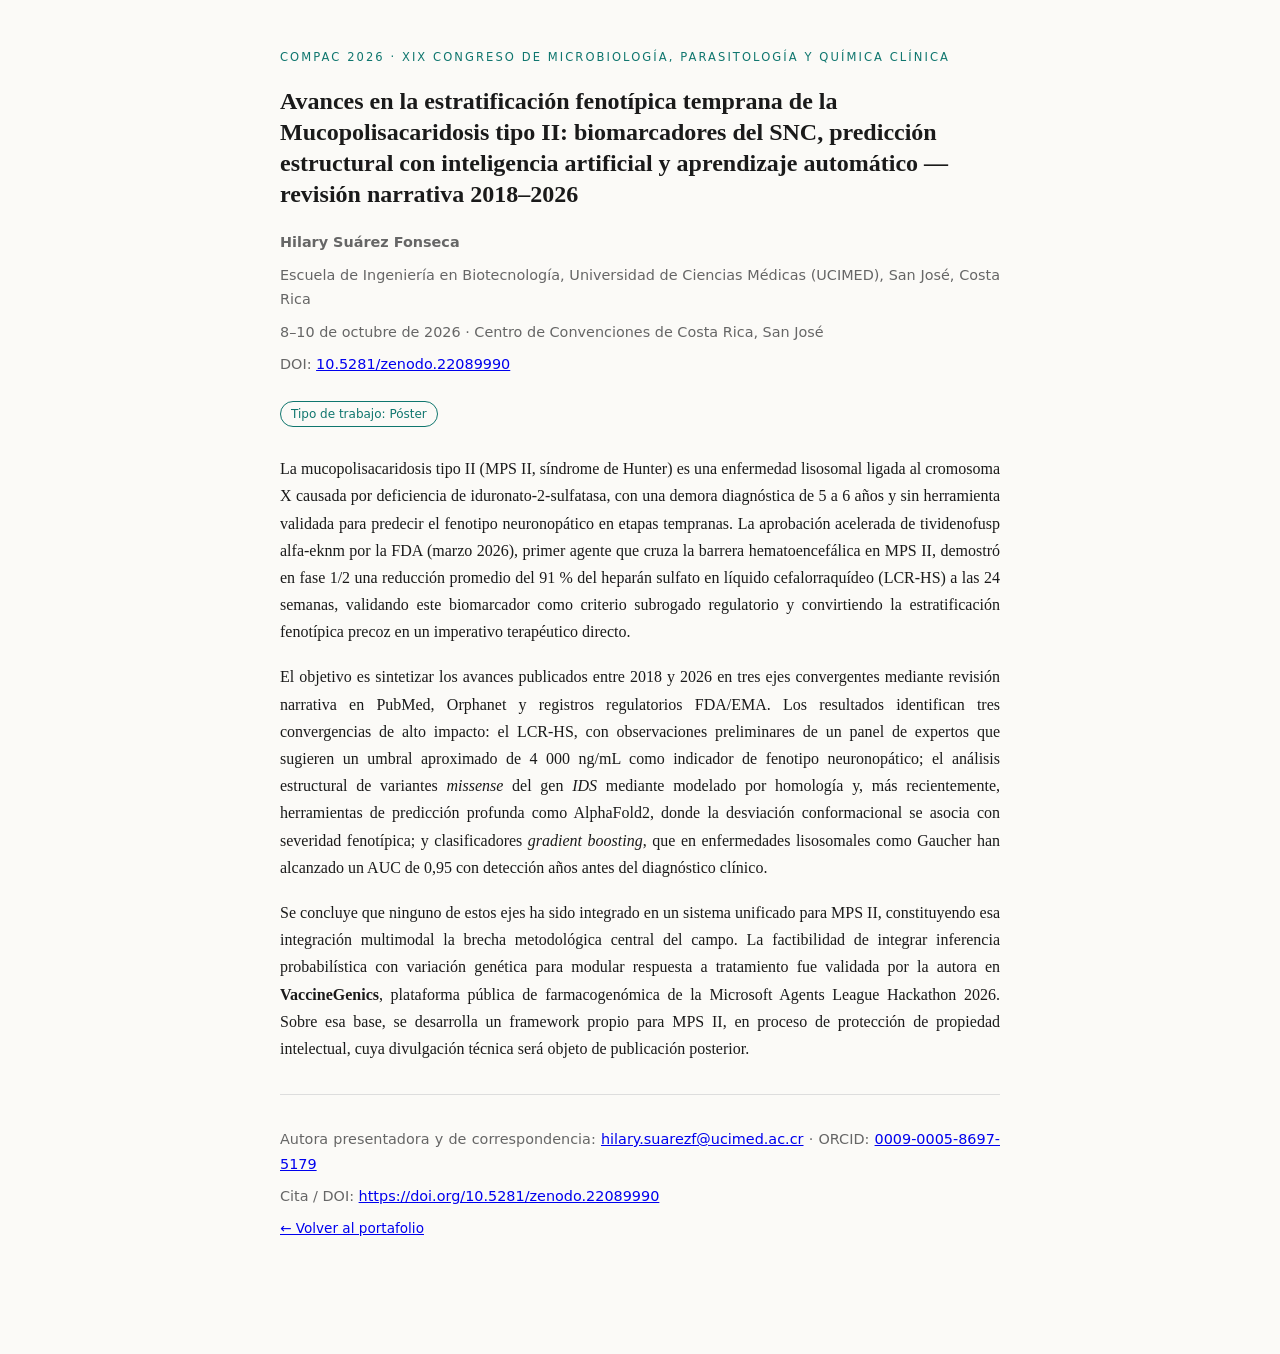
<file: assets/docs/abstract-compac-2026-mps-ii.html>
<!DOCTYPE html>
<html lang="es">
<head>
<meta charset="UTF-8" />
<meta name="viewport" content="width=device-width, initial-scale=1" />
<title>Resumen COMPAC 2026 — Estratificación fenotípica temprana de la MPS II — Hilary Suárez Fonseca</title>
<style>
  :root { color-scheme: light dark; }
  body {
    font-family: Georgia, "Times New Roman", serif;
    max-width: 720px; margin: 0 auto; padding: 48px 24px 96px;
    line-height: 1.7; color: #1a1a1a; background: #fbfaf7;
  }
  @media (prefers-color-scheme: dark) { body { color: #e6e6e6; background: #121417; } a { color: #6ae4d8; } }
  .kicker { font-family: system-ui, sans-serif; font-size: .72rem; letter-spacing: .18em; text-transform: uppercase; color: #0f766e; margin-bottom: 18px; }
  h1 { font-size: 1.5rem; line-height: 1.3; margin: 0 0 20px; }
  .meta { font-family: system-ui, sans-serif; font-size: .9rem; color: #666; margin-bottom: 8px; }
  @media (prefers-color-scheme: dark) { .meta { color: #9aa7b2; } }
  .tag { display: inline-block; font-family: system-ui, sans-serif; font-size: .75rem; border: 1px solid currentColor; border-radius: 999px; padding: 2px 10px; color: #0f766e; margin: 16px 0 28px; }
  p { margin: 0 0 18px; text-align: justify; }
  hr { border: 0; border-top: 1px solid #ddd; margin: 32px 0; }
  @media (prefers-color-scheme: dark) { hr { border-top-color: #333; } }
  .back { font-family: system-ui, sans-serif; font-size: .85rem; }
</style>
</head>
<body>
  <p class="kicker">COMPAC 2026 · XIX Congreso de Microbiología, Parasitología y Química Clínica</p>

  <h1>Avances en la estratificación fenotípica temprana de la Mucopolisacaridosis tipo II: biomarcadores del SNC, predicción estructural con inteligencia artificial y aprendizaje automático — revisión narrativa 2018–2026</h1>

  <p class="meta"><strong>Hilary Suárez Fonseca</strong></p>
  <p class="meta">Escuela de Ingeniería en Biotecnología, Universidad de Ciencias Médicas (UCIMED), San José, Costa Rica</p>
  <p class="meta">8–10 de octubre de 2026 · Centro de Convenciones de Costa Rica, San José</p>
  <p class="meta">DOI: <a href="https://doi.org/10.5281/zenodo.22089990">10.5281/zenodo.22089990</a></p>
  <span class="tag">Tipo de trabajo: Póster</span>

  <p>La mucopolisacaridosis tipo II (MPS II, síndrome de Hunter) es una enfermedad lisosomal ligada al cromosoma X causada por deficiencia de iduronato-2-sulfatasa, con una demora diagnóstica de 5 a 6 años y sin herramienta validada para predecir el fenotipo neuronopático en etapas tempranas. La aprobación acelerada de tividenofusp alfa-eknm por la FDA (marzo 2026), primer agente que cruza la barrera hematoencefálica en MPS II, demostró en fase 1/2 una reducción promedio del 91 % del heparán sulfato en líquido cefalorraquídeo (LCR-HS) a las 24 semanas, validando este biomarcador como criterio subrogado regulatorio y convirtiendo la estratificación fenotípica precoz en un imperativo terapéutico directo.</p>

  <p>El objetivo es sintetizar los avances publicados entre 2018 y 2026 en tres ejes convergentes mediante revisión narrativa en PubMed, Orphanet y registros regulatorios FDA/EMA. Los resultados identifican tres convergencias de alto impacto: el LCR-HS, con observaciones preliminares de un panel de expertos que sugieren un umbral aproximado de 4 000 ng/mL como indicador de fenotipo neuronopático; el análisis estructural de variantes <em>missense</em> del gen <em>IDS</em> mediante modelado por homología y, más recientemente, herramientas de predicción profunda como AlphaFold2, donde la desviación conformacional se asocia con severidad fenotípica; y clasificadores <em>gradient boosting</em>, que en enfermedades lisosomales como Gaucher han alcanzado un AUC de 0,95 con detección años antes del diagnóstico clínico.</p>

  <p>Se concluye que ninguno de estos ejes ha sido integrado en un sistema unificado para MPS II, constituyendo esa integración multimodal la brecha metodológica central del campo. La factibilidad de integrar inferencia probabilística con variación genética para modular respuesta a tratamiento fue validada por la autora en <strong>VaccineGenics</strong>, plataforma pública de farmacogenómica de la Microsoft Agents League Hackathon 2026. Sobre esa base, se desarrolla un framework propio para MPS II, en proceso de protección de propiedad intelectual, cuya divulgación técnica será objeto de publicación posterior.</p>

  <hr />
  <p class="meta">Autora presentadora y de correspondencia: <a href="mailto:hilary.suarezf@ucimed.ac.cr">hilary.suarezf@ucimed.ac.cr</a> · ORCID: <a href="https://orcid.org/0009-0005-8697-5179">0009-0005-8697-5179</a></p>
  <p class="meta">Cita / DOI: <a href="https://doi.org/10.5281/zenodo.22089990">https://doi.org/10.5281/zenodo.22089990</a></p>
  <p class="back"><a href="../../index.html">&larr; Volver al portafolio</a></p>
</body>
</html>
</file>
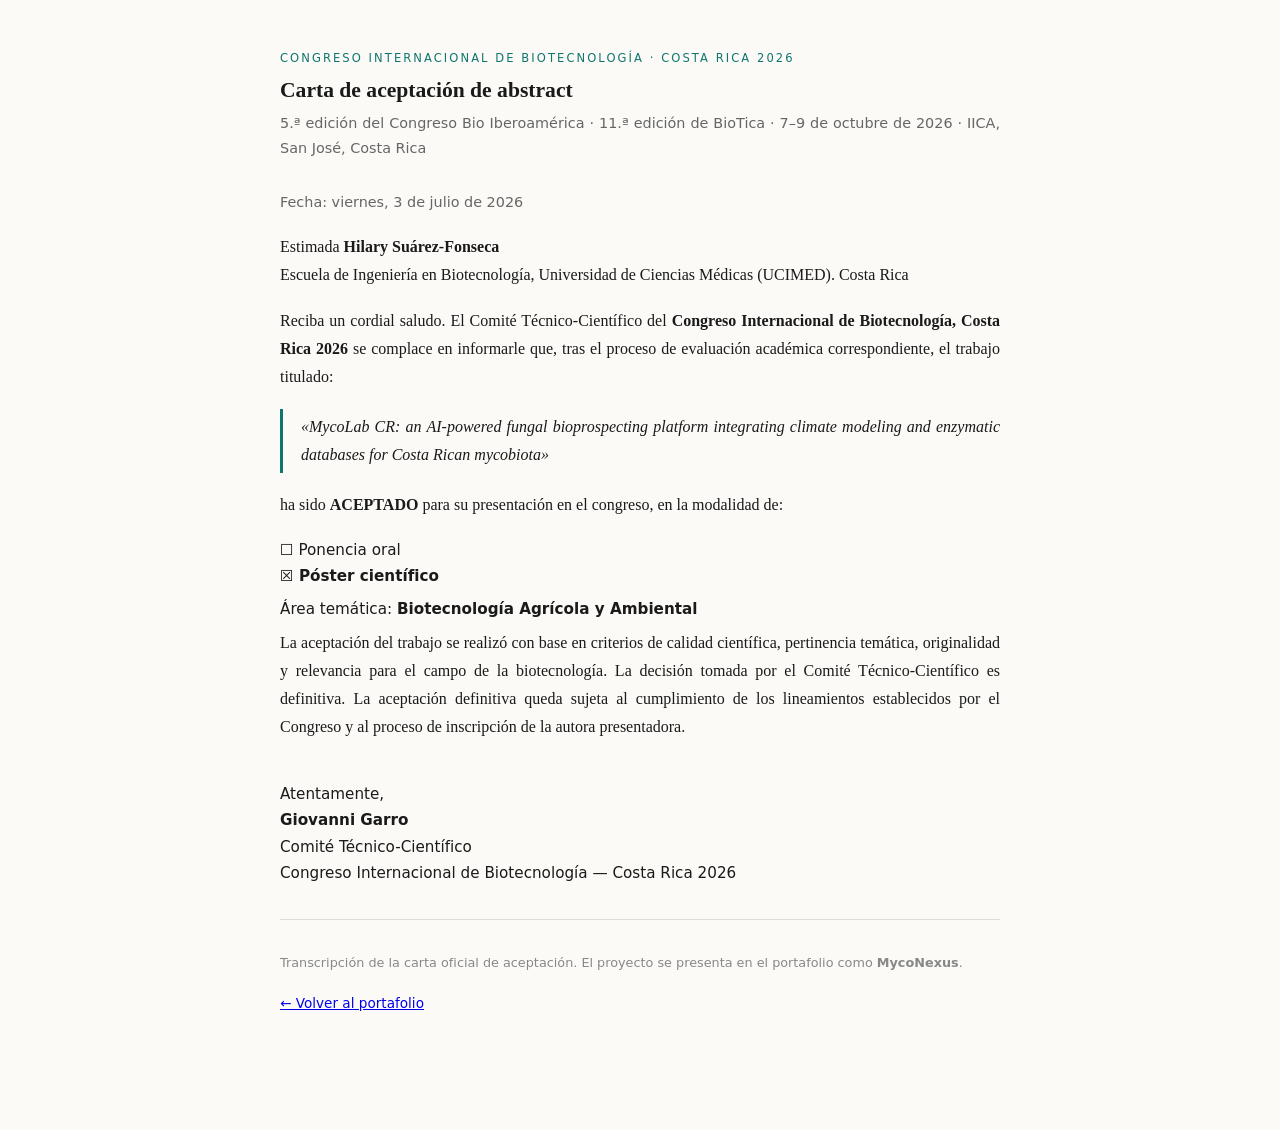
<file: assets/docs/aceptacion-biotecnologia-2026-myconexus.html>
<!DOCTYPE html>
<html lang="es">
<head>
<meta charset="UTF-8" />
<meta name="viewport" content="width=device-width, initial-scale=1" />
<title>Carta de aceptación — Congreso Internacional de Biotecnología, Costa Rica 2026 — MycoNexus (MycoLab CR)</title>
<style>
  :root { color-scheme: light dark; }
  body {
    font-family: Georgia, "Times New Roman", serif;
    max-width: 720px; margin: 0 auto; padding: 48px 24px 96px;
    line-height: 1.75; color: #1a1a1a; background: #fbfaf7;
  }
  @media (prefers-color-scheme: dark) { body { color: #e6e6e6; background: #121417; } a { color: #6ae4d8; } }
  .kicker { font-family: system-ui, sans-serif; font-size: .72rem; letter-spacing: .18em; text-transform: uppercase; color: #0f766e; margin-bottom: 8px; }
  h1 { font-size: 1.35rem; line-height: 1.35; margin: 0 0 6px; }
  .sub { font-family: system-ui, sans-serif; font-size: .9rem; color: #666; margin: 0 0 28px; }
  @media (prefers-color-scheme: dark) { .sub { color: #9aa7b2; } }
  .date { font-family: system-ui, sans-serif; font-size: .9rem; color: #666; }
  p { margin: 0 0 18px; text-align: justify; }
  .work { border-left: 3px solid #0f766e; padding: 4px 0 4px 18px; margin: 0 0 18px; font-style: italic; }
  .mods { font-family: system-ui, sans-serif; font-size: .95rem; margin: 0 0 6px; }
  .mods .yes { font-weight: 700; }
  .sig { margin-top: 40px; font-family: system-ui, sans-serif; font-size: .95rem; }
  .sig strong { display: block; }
  hr { border: 0; border-top: 1px solid #ddd; margin: 32px 0; }
  @media (prefers-color-scheme: dark) { hr { border-top-color: #333; } }
  .note { font-family: system-ui, sans-serif; font-size: .8rem; color: #888; }
  .back { font-family: system-ui, sans-serif; font-size: .85rem; }
</style>
</head>
<body>
  <p class="kicker">Congreso Internacional de Biotecnología · Costa Rica 2026</p>
  <h1>Carta de aceptación de abstract</h1>
  <p class="sub">5.ª edición del Congreso Bio Iberoamérica · 11.ª edición de BioTica · 7–9 de octubre de 2026 · IICA, San José, Costa Rica</p>

  <p class="date">Fecha: viernes, 3 de julio de 2026</p>

  <p>Estimada <strong>Hilary Suárez-Fonseca</strong><br />
  Escuela de Ingeniería en Biotecnología, Universidad de Ciencias Médicas (UCIMED). Costa Rica</p>

  <p>Reciba un cordial saludo. El Comité Técnico-Científico del <strong>Congreso Internacional de Biotecnología, Costa Rica 2026</strong> se complace en informarle que, tras el proceso de evaluación académica correspondiente, el trabajo titulado:</p>

  <p class="work">«MycoLab CR: an AI-powered fungal bioprospecting platform integrating climate modeling and enzymatic databases for Costa Rican mycobiota»</p>

  <p>ha sido <strong>ACEPTADO</strong> para su presentación en el congreso, en la modalidad de:</p>
  <p class="mods">☐ Ponencia oral<br /><span class="yes">☒ Póster científico</span></p>
  <p class="mods">Área temática: <strong>Biotecnología Agrícola y Ambiental</strong></p>

  <p>La aceptación del trabajo se realizó con base en criterios de calidad científica, pertinencia temática, originalidad y relevancia para el campo de la biotecnología. La decisión tomada por el Comité Técnico-Científico es definitiva. La aceptación definitiva queda sujeta al cumplimiento de los lineamientos establecidos por el Congreso y al proceso de inscripción de la autora presentadora.</p>

  <div class="sig">
    Atentamente,
    <strong>Giovanni Garro</strong>
    Comité Técnico-Científico<br />
    Congreso Internacional de Biotecnología — Costa Rica 2026
  </div>

  <hr />
  <p class="note">Transcripción de la carta oficial de aceptación. El proyecto se presenta en el portafolio como <strong>MycoNexus</strong>.</p>
  <p class="back"><a href="../../index.html">&larr; Volver al portafolio</a></p>
</body>
</html>
</file>
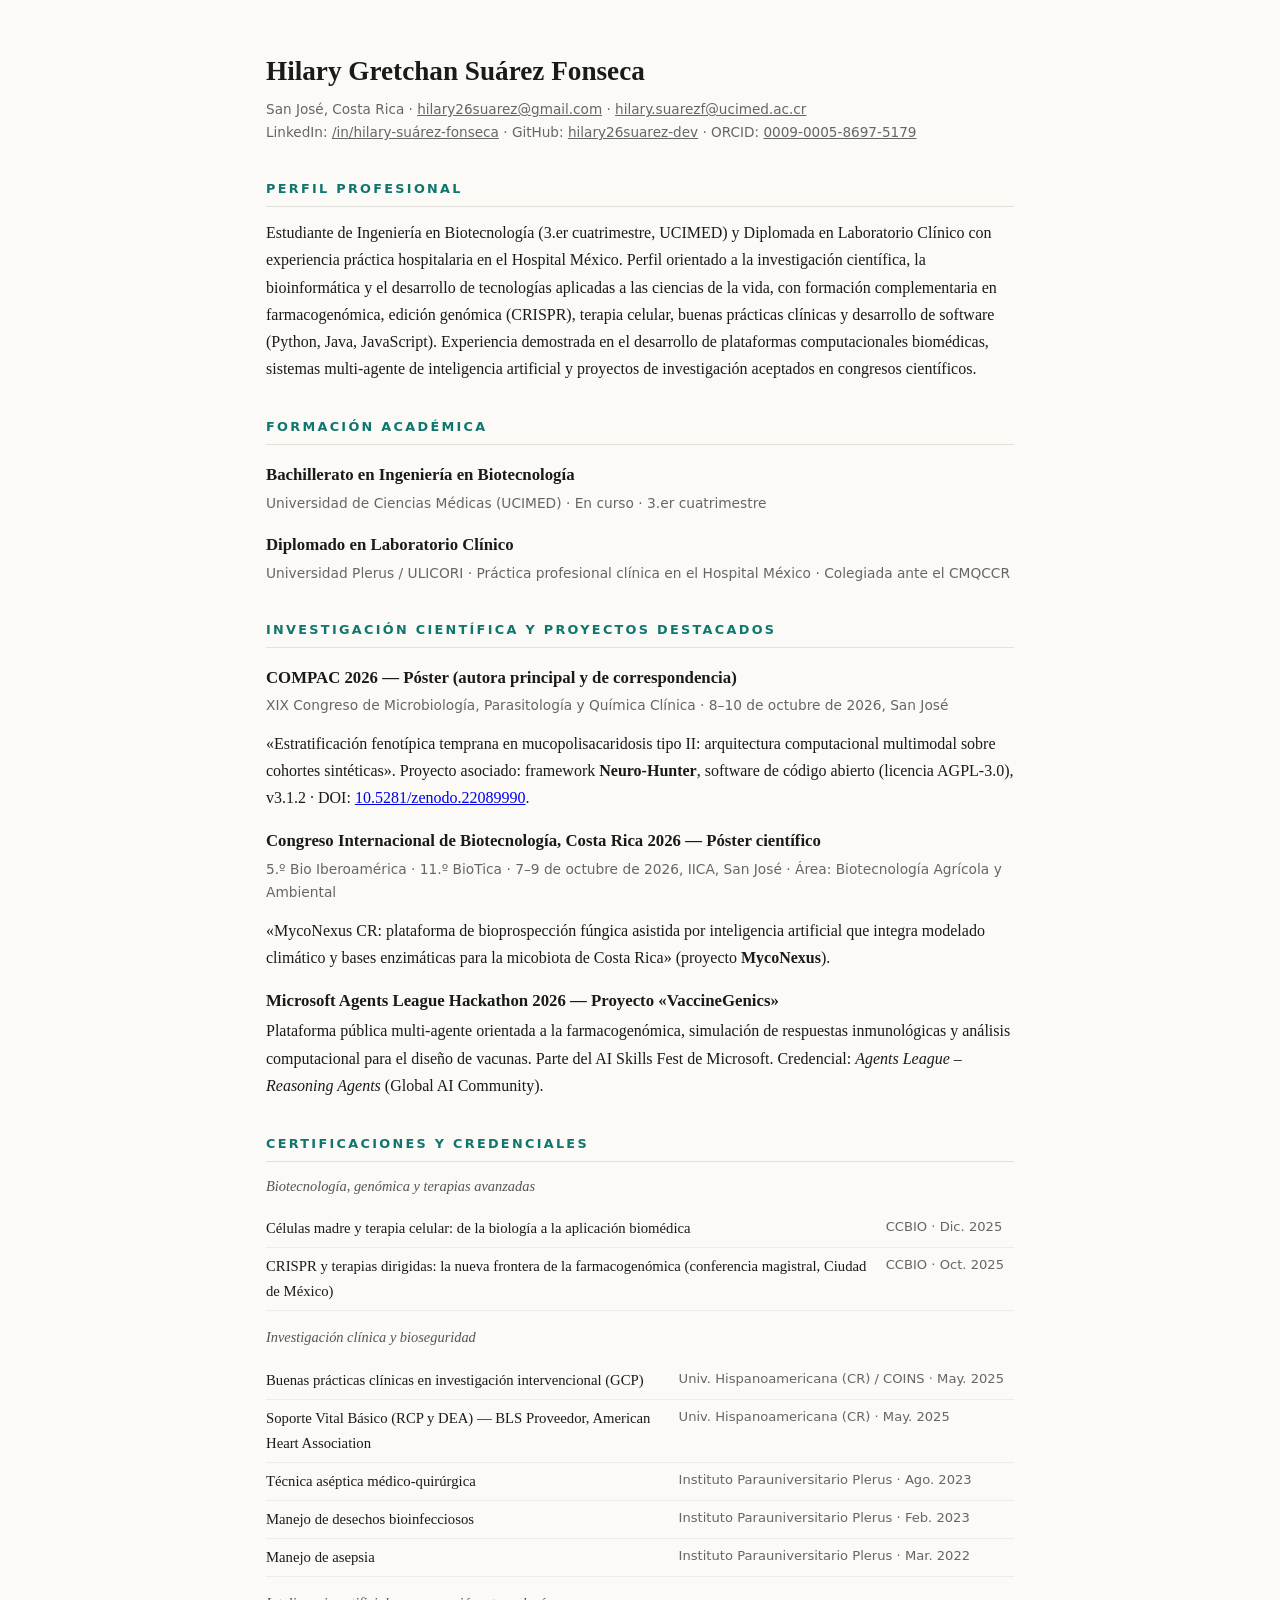
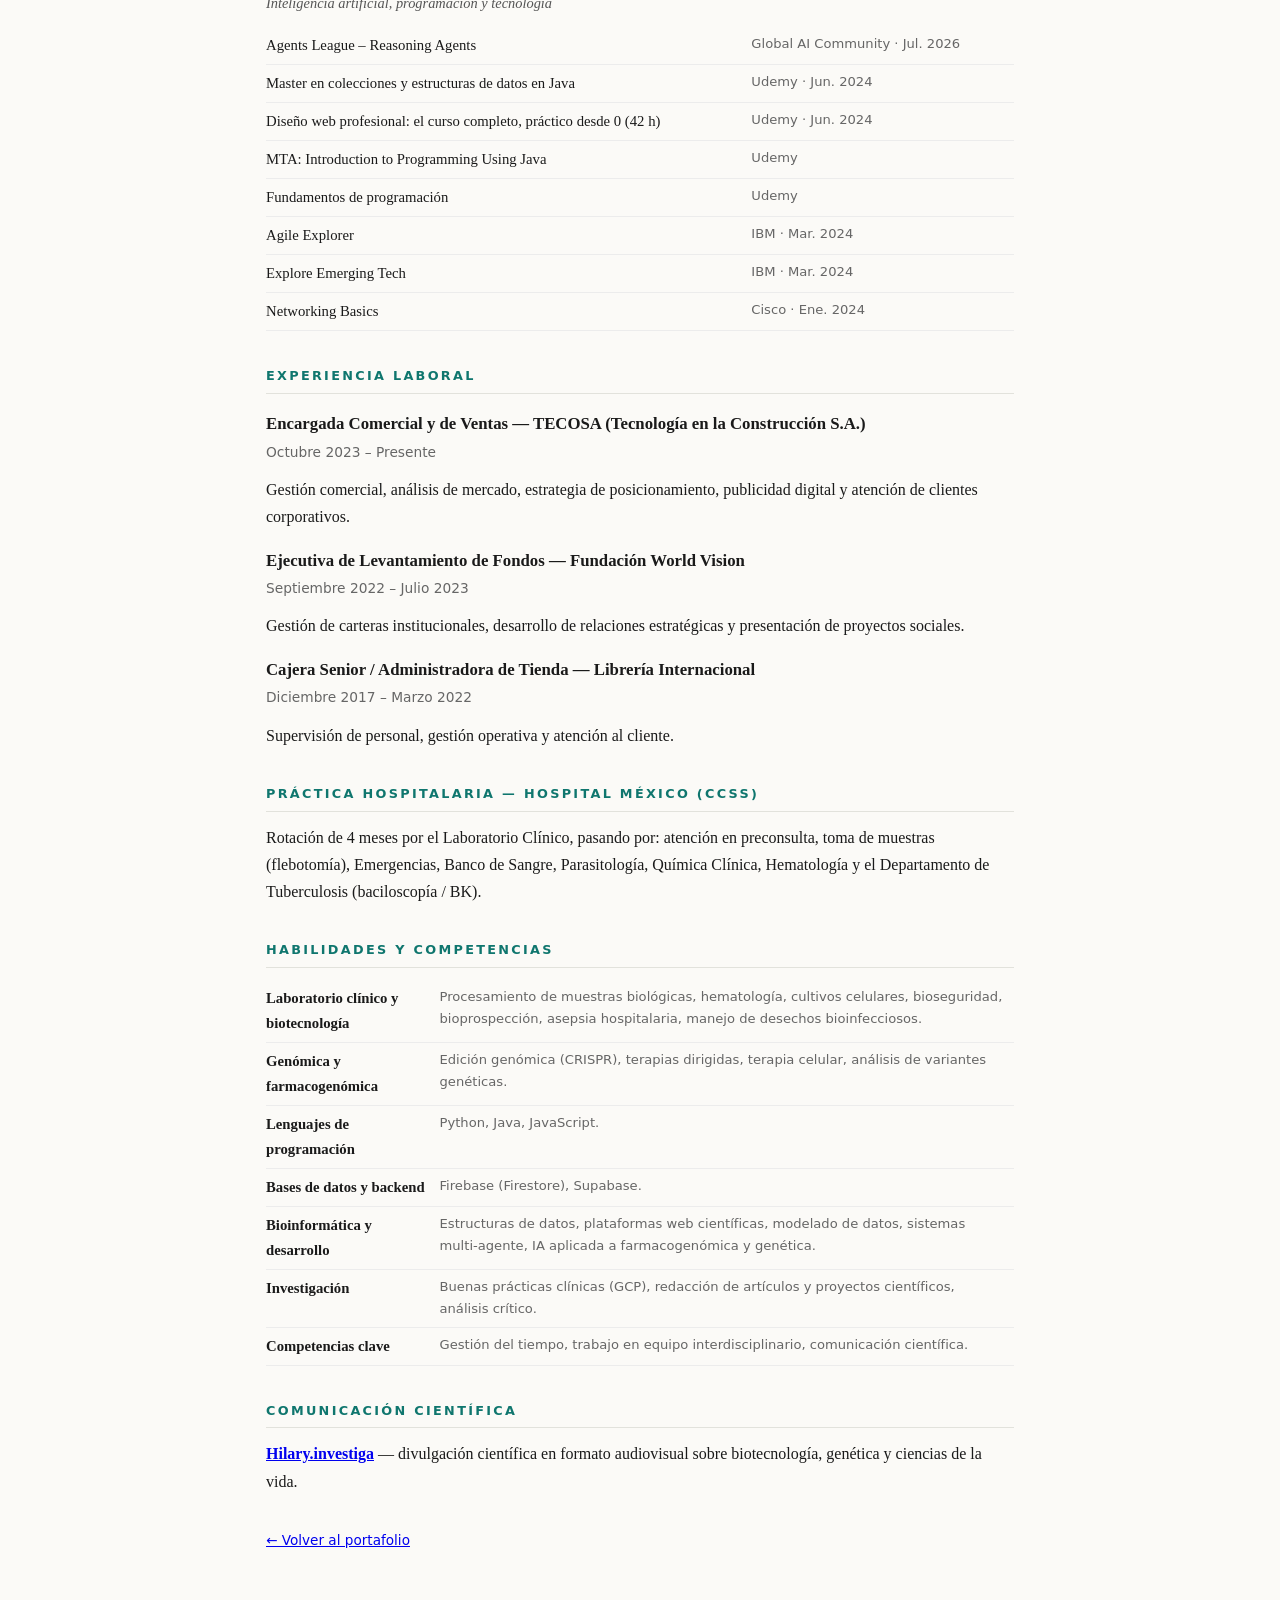
<file: assets/docs/cv.html>
<!DOCTYPE html>
<html lang="es">
<head>
<meta charset="UTF-8" />
<meta name="viewport" content="width=device-width, initial-scale=1" />
<title>CV — Hilary Gretchan Suárez Fonseca</title>
<style>
  :root { color-scheme: light dark; }
  * { box-sizing: border-box; }
  body {
    font-family: Georgia, "Times New Roman", serif;
    max-width: 800px; margin: 0 auto; padding: 48px 26px 90px;
    line-height: 1.7; color: #1a1a1a; background: #fbfaf7;
  }
  @media (prefers-color-scheme: dark) { body { color: #e7ecea; background: #101613; } a { color: #6ae4d8; } .role { color: #9aa7b2; } h2 { border-bottom-color: #2a3330; } }
  header { margin-bottom: 6px; }
  h1 { font-size: 1.7rem; margin: 0 0 4px; }
  .contact { font-family: system-ui, sans-serif; font-size: .85rem; color: #666; }
  .contact a { color: inherit; }
  @media (prefers-color-scheme: dark){ .contact { color: #9aa7b2; } }
  h2 {
    font-family: system-ui, sans-serif;
    font-size: .8rem; letter-spacing: .18em; text-transform: uppercase;
    color: #0f766e; margin: 34px 0 12px; padding-bottom: 6px;
    border-bottom: 1px solid #e2e2dc;
  }
  h3 { font-size: 1.05rem; margin: 16px 0 2px; }
  .role { font-family: system-ui, sans-serif; font-size: .86rem; color: #666; }
  p { margin: 0 0 12px; }
  ul { margin: 6px 0 12px; padding-left: 20px; }
  li { margin-bottom: 5px; }
  table { width: 100%; border-collapse: collapse; font-size: .92rem; margin: 6px 0 14px; }
  td { padding: 6px 10px 6px 0; vertical-align: top; border-bottom: 1px solid #ececec; }
  @media (prefers-color-scheme: dark){ td { border-bottom-color: #262d2a; } }
  td:last-child { color: #666; white-space: nowrap; font-family: system-ui, sans-serif; font-size: .82rem; }
  @media (prefers-color-scheme: dark){ td:last-child { color: #9aa7b2; } }
  .aptitudes { font-style: italic; font-size: .9rem; color: #555; }
  @media (prefers-color-scheme: dark){ .aptitudes { color: #9aa7b2; } }
  .back { font-family: system-ui, sans-serif; font-size: .85rem; margin-top: 34px; }
  @media print { body { padding: 0; max-width: none; } h2 { color: #000; } a { color: inherit; text-decoration: none; } .back { display: none; } }
</style>
</head>
<body>
  <header>
    <h1>Hilary Gretchan Suárez Fonseca</h1>
    <p class="contact">
      San José, Costa Rica ·
      <a href="mailto:hilary26suarez@gmail.com">hilary26suarez@gmail.com</a> ·
      <a href="mailto:hilary.suarezf@ucimed.ac.cr">hilary.suarezf@ucimed.ac.cr</a><br />
      LinkedIn: <a href="https://www.linkedin.com/in/hilary-su%C3%A1rez-fonseca-6bb5761b6/">/in/hilary-suárez-fonseca</a> ·
      GitHub: <a href="https://github.com/hilary26suarez-dev">hilary26suarez-dev</a> ·
      ORCID: <a href="https://orcid.org/0009-0005-8697-5179">0009-0005-8697-5179</a>
    </p>
  </header>

  <h2>Perfil profesional</h2>
  <p>
    Estudiante de Ingeniería en Biotecnología (3.er cuatrimestre, UCIMED) y Diplomada en Laboratorio Clínico
    con experiencia práctica hospitalaria en el Hospital México. Perfil orientado a la investigación
    científica, la bioinformática y el desarrollo de tecnologías aplicadas a las ciencias de la vida, con
    formación complementaria en farmacogenómica, edición genómica (CRISPR), terapia celular, buenas prácticas
    clínicas y desarrollo de software (Python, Java, JavaScript). Experiencia demostrada en el desarrollo de
    plataformas computacionales biomédicas, sistemas multi-agente de inteligencia artificial y proyectos de
    investigación aceptados en congresos científicos.
  </p>

  <h2>Formación académica</h2>
  <h3>Bachillerato en Ingeniería en Biotecnología</h3>
  <p class="role">Universidad de Ciencias Médicas (UCIMED) · En curso · 3.er cuatrimestre</p>
  <h3>Diplomado en Laboratorio Clínico</h3>
  <p class="role">Universidad Plerus / ULICORI · Práctica profesional clínica en el Hospital México · Colegiada ante el CMQCCR</p>

  <h2>Investigación científica y proyectos destacados</h2>
  <h3>COMPAC 2026 — Póster (autora principal y de correspondencia)</h3>
  <p class="role">XIX Congreso de Microbiología, Parasitología y Química Clínica · 8–10 de octubre de 2026, San José</p>
  <p>«Estratificación fenotípica temprana en mucopolisacaridosis tipo II: arquitectura computacional multimodal
    sobre cohortes sintéticas».
    Proyecto asociado: framework <strong>Neuro-Hunter</strong>, software de código abierto (licencia AGPL-3.0),
    v3.1.2 · DOI: <a href="https://doi.org/10.5281/zenodo.22089990">10.5281/zenodo.22089990</a>.</p>

  <h3>Congreso Internacional de Biotecnología, Costa Rica 2026 — Póster científico</h3>
  <p class="role">5.º Bio Iberoamérica · 11.º BioTica · 7–9 de octubre de 2026, IICA, San José · Área: Biotecnología Agrícola y Ambiental</p>
  <p>«MycoNexus CR: plataforma de bioprospección fúngica asistida por inteligencia artificial que integra modelado
    climático y bases enzimáticas para la micobiota de Costa Rica» (proyecto <strong>MycoNexus</strong>).</p>

  <h3>Microsoft Agents League Hackathon 2026 — Proyecto «VaccineGenics»</h3>
  <p>Plataforma pública multi-agente orientada a la farmacogenómica, simulación de respuestas inmunológicas y
    análisis computacional para el diseño de vacunas. Parte del AI Skills Fest de Microsoft. Credencial:
    <em>Agents League – Reasoning Agents</em> (Global AI Community).</p>

  <h2>Certificaciones y credenciales</h2>

  <p class="aptitudes">Biotecnología, genómica y terapias avanzadas</p>
  <table>
    <tr><td>Células madre y terapia celular: de la biología a la aplicación biomédica</td><td>CCBIO · Dic. 2025</td></tr>
    <tr><td>CRISPR y terapias dirigidas: la nueva frontera de la farmacogenómica (conferencia magistral, Ciudad de México)</td><td>CCBIO · Oct. 2025</td></tr>
  </table>

  <p class="aptitudes">Investigación clínica y bioseguridad</p>
  <table>
    <tr><td>Buenas prácticas clínicas en investigación intervencional (GCP)</td><td>Univ. Hispanoamericana (CR) / COINS · May. 2025</td></tr>
    <tr><td>Soporte Vital Básico (RCP y DEA) — BLS Proveedor, American Heart Association</td><td>Univ. Hispanoamericana (CR) · May. 2025</td></tr>
    <tr><td>Técnica aséptica médico-quirúrgica</td><td>Instituto Parauniversitario Plerus · Ago. 2023</td></tr>
    <tr><td>Manejo de desechos bioinfecciosos</td><td>Instituto Parauniversitario Plerus · Feb. 2023</td></tr>
    <tr><td>Manejo de asepsia</td><td>Instituto Parauniversitario Plerus · Mar. 2022</td></tr>
  </table>

  <p class="aptitudes">Inteligencia artificial, programación y tecnología</p>
  <table>
    <tr><td>Agents League – Reasoning Agents</td><td>Global AI Community · Jul. 2026</td></tr>
    <tr><td>Master en colecciones y estructuras de datos en Java</td><td>Udemy · Jun. 2024</td></tr>
    <tr><td>Diseño web profesional: el curso completo, práctico desde 0 (42 h)</td><td>Udemy · Jun. 2024</td></tr>
    <tr><td>MTA: Introduction to Programming Using Java</td><td>Udemy</td></tr>
    <tr><td>Fundamentos de programación</td><td>Udemy</td></tr>
    <tr><td>Agile Explorer</td><td>IBM · Mar. 2024</td></tr>
    <tr><td>Explore Emerging Tech</td><td>IBM · Mar. 2024</td></tr>
    <tr><td>Networking Basics</td><td>Cisco · Ene. 2024</td></tr>
  </table>

  <h2>Experiencia laboral</h2>
  <h3>Encargada Comercial y de Ventas — TECOSA (Tecnología en la Construcción S.A.)</h3>
  <p class="role">Octubre 2023 – Presente</p>
  <p>Gestión comercial, análisis de mercado, estrategia de posicionamiento, publicidad digital y atención de clientes corporativos.</p>
  <h3>Ejecutiva de Levantamiento de Fondos — Fundación World Vision</h3>
  <p class="role">Septiembre 2022 – Julio 2023</p>
  <p>Gestión de carteras institucionales, desarrollo de relaciones estratégicas y presentación de proyectos sociales.</p>
  <h3>Cajera Senior / Administradora de Tienda — Librería Internacional</h3>
  <p class="role">Diciembre 2017 – Marzo 2022</p>
  <p>Supervisión de personal, gestión operativa y atención al cliente.</p>

  <h2>Práctica hospitalaria — Hospital México (CCSS)</h2>
  <p>Rotación de 4 meses por el Laboratorio Clínico, pasando por: atención en preconsulta, toma de muestras
    (flebotomía), Emergencias, Banco de Sangre, Parasitología, Química Clínica, Hematología y el
    Departamento de Tuberculosis (baciloscopía / BK).</p>

  <h2>Habilidades y competencias</h2>
  <table>
    <tr><td><strong>Laboratorio clínico y biotecnología</strong></td><td style="white-space:normal">Procesamiento de muestras biológicas, hematología, cultivos celulares, bioseguridad, bioprospección, asepsia hospitalaria, manejo de desechos bioinfecciosos.</td></tr>
    <tr><td><strong>Genómica y farmacogenómica</strong></td><td style="white-space:normal">Edición genómica (CRISPR), terapias dirigidas, terapia celular, análisis de variantes genéticas.</td></tr>
    <tr><td><strong>Lenguajes de programación</strong></td><td style="white-space:normal">Python, Java, JavaScript.</td></tr>
    <tr><td><strong>Bases de datos y backend</strong></td><td style="white-space:normal">Firebase (Firestore), Supabase.</td></tr>
    <tr><td><strong>Bioinformática y desarrollo</strong></td><td style="white-space:normal">Estructuras de datos, plataformas web científicas, modelado de datos, sistemas multi-agente, IA aplicada a farmacogenómica y genética.</td></tr>
    <tr><td><strong>Investigación</strong></td><td style="white-space:normal">Buenas prácticas clínicas (GCP), redacción de artículos y proyectos científicos, análisis crítico.</td></tr>
    <tr><td><strong>Competencias clave</strong></td><td style="white-space:normal">Gestión del tiempo, trabajo en equipo interdisciplinario, comunicación científica.</td></tr>
  </table>

  <h2>Comunicación científica</h2>
  <p><strong><a href="https://www.instagram.com/hilary.investiga/">Hilary.investiga</a></strong> —
    divulgación científica en formato audiovisual sobre biotecnología, genética y ciencias de la vida.</p>

  <p class="back"><a href="../../index.html">&larr; Volver al portafolio</a></p>
</body>
</html>
</file>
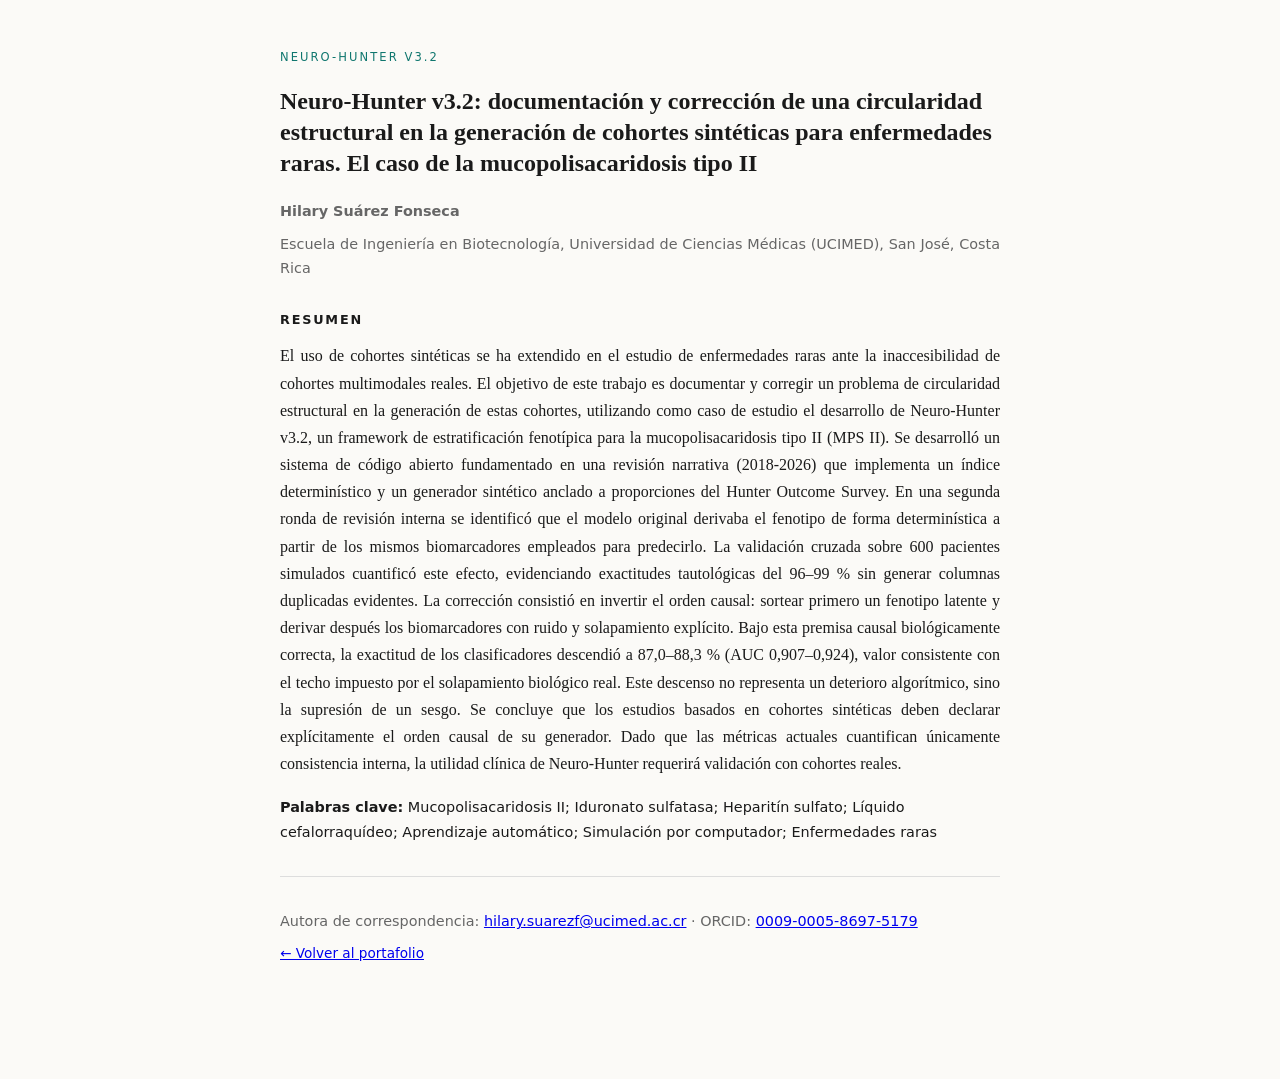
<file: assets/docs/resumen-neuro-hunter-v3-2.html>
<!DOCTYPE html>
<html lang="es">
<head>
<meta charset="UTF-8" />
<meta name="viewport" content="width=device-width, initial-scale=1" />
<title>Resumen Neuro-Hunter v3.2 — Circularidad estructural en cohortes sintéticas — Hilary Suárez Fonseca</title>
<style>
  :root { color-scheme: light dark; }
  body {
    font-family: Georgia, "Times New Roman", serif;
    max-width: 720px; margin: 0 auto; padding: 48px 24px 96px;
    line-height: 1.7; color: #1a1a1a; background: #fbfaf7;
  }
  @media (prefers-color-scheme: dark) { body { color: #e6e6e6; background: #121417; } a { color: #6ae4d8; } }
  .kicker { font-family: system-ui, sans-serif; font-size: .72rem; letter-spacing: .18em; text-transform: uppercase; color: #0f766e; margin-bottom: 18px; }
  h1 { font-size: 1.5rem; line-height: 1.3; margin: 0 0 20px; }
  h2 { font-family: system-ui, sans-serif; font-size: .8rem; letter-spacing: .14em; text-transform: uppercase; margin: 28px 0 12px; }
  .meta { font-family: system-ui, sans-serif; font-size: .9rem; color: #666; margin-bottom: 8px; }
  @media (prefers-color-scheme: dark) { .meta { color: #9aa7b2; } }
  p { margin: 0 0 18px; text-align: justify; }
  .keywords { font-family: system-ui, sans-serif; font-size: .9rem; text-align: left; }
  hr { border: 0; border-top: 1px solid #ddd; margin: 32px 0; }
  @media (prefers-color-scheme: dark) { hr { border-top-color: #333; } }
  .back { font-family: system-ui, sans-serif; font-size: .85rem; }
</style>
</head>
<body>
  <p class="kicker">Neuro-Hunter v3.2</p>

  <h1>Neuro-Hunter v3.2: documentación y corrección de una circularidad estructural en la generación de cohortes sintéticas para enfermedades raras. El caso de la mucopolisacaridosis tipo II</h1>

  <p class="meta"><strong>Hilary Suárez Fonseca</strong></p>
  <p class="meta">Escuela de Ingeniería en Biotecnología, Universidad de Ciencias Médicas (UCIMED), San José, Costa Rica</p>

  <h2>Resumen</h2>

  <p>El uso de cohortes sintéticas se ha extendido en el estudio de enfermedades raras ante la inaccesibilidad de cohortes multimodales reales. El objetivo de este trabajo es documentar y corregir un problema de circularidad estructural en la generación de estas cohortes, utilizando como caso de estudio el desarrollo de Neuro-Hunter v3.2, un framework de estratificación fenotípica para la mucopolisacaridosis tipo II (MPS II). Se desarrolló un sistema de código abierto fundamentado en una revisión narrativa (2018-2026) que implementa un índice determinístico y un generador sintético anclado a proporciones del Hunter Outcome Survey. En una segunda ronda de revisión interna se identificó que el modelo original derivaba el fenotipo de forma determinística a partir de los mismos biomarcadores empleados para predecirlo. La validación cruzada sobre 600 pacientes simulados cuantificó este efecto, evidenciando exactitudes tautológicas del 96–99 % sin generar columnas duplicadas evidentes. La corrección consistió en invertir el orden causal: sortear primero un fenotipo latente y derivar después los biomarcadores con ruido y solapamiento explícito. Bajo esta premisa causal biológicamente correcta, la exactitud de los clasificadores descendió a 87,0–88,3 % (AUC 0,907–0,924), valor consistente con el techo impuesto por el solapamiento biológico real. Este descenso no representa un deterioro algorítmico, sino la supresión de un sesgo. Se concluye que los estudios basados en cohortes sintéticas deben declarar explícitamente el orden causal de su generador. Dado que las métricas actuales cuantifican únicamente consistencia interna, la utilidad clínica de Neuro-Hunter requerirá validación con cohortes reales.</p>

  <p class="keywords"><strong>Palabras clave:</strong> Mucopolisacaridosis II; Iduronato sulfatasa; Heparitín sulfato; Líquido cefalorraquídeo; Aprendizaje automático; Simulación por computador; Enfermedades raras</p>

  <hr />
  <p class="meta">Autora de correspondencia: <a href="mailto:hilary.suarezf@ucimed.ac.cr">hilary.suarezf@ucimed.ac.cr</a> · ORCID: <a href="https://orcid.org/0009-0005-8697-5179">0009-0005-8697-5179</a></p>
  <p class="back"><a href="../../index.html">&larr; Volver al portafolio</a></p>
</body>
</html>
</file>
